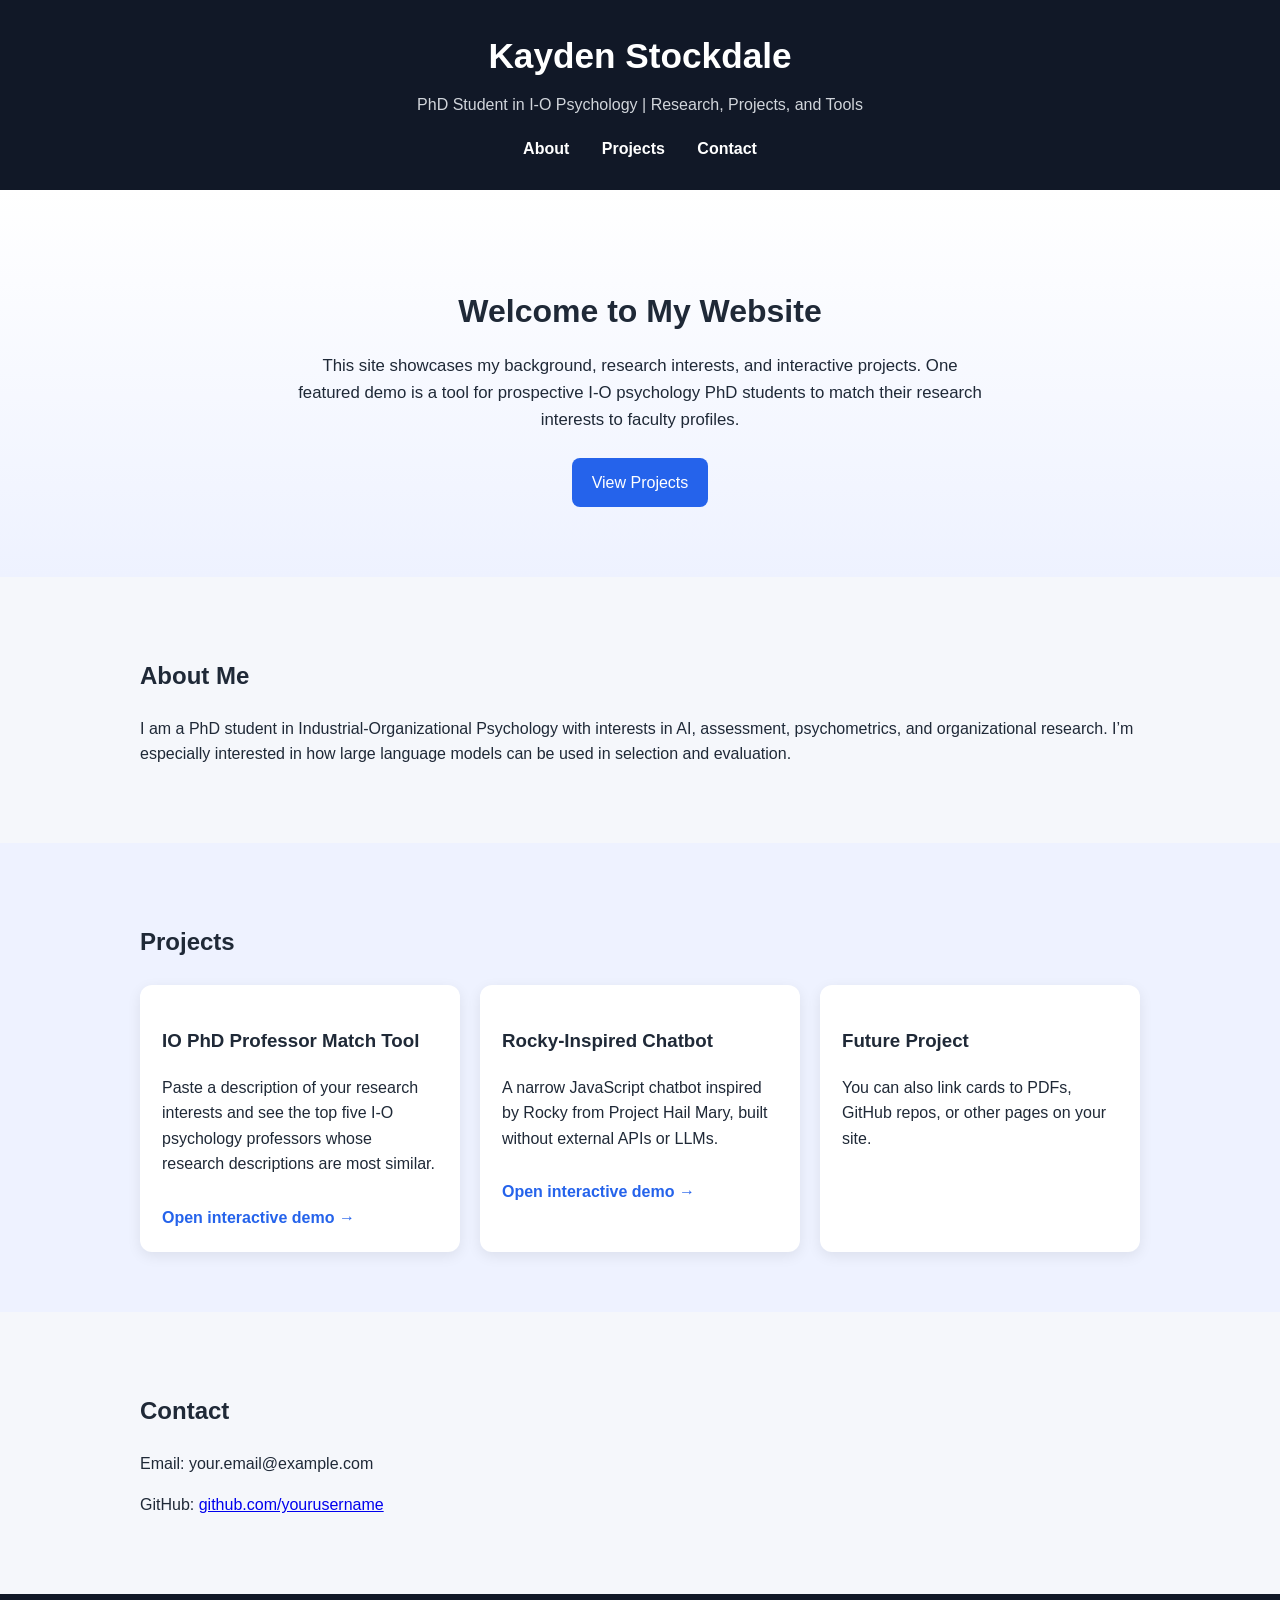
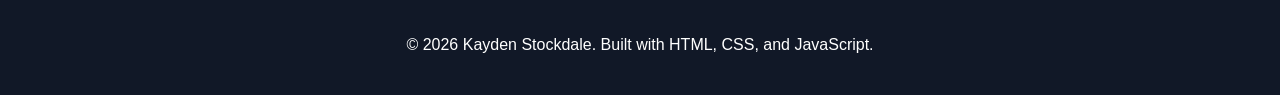
<file: index.html>
<!doctype html>
<html lang="en">
<head>
  <meta charset="UTF-8">
  <meta name="viewport" content="width=device-width, initial-scale=1.0">
  <title>Kayden Stockdale | Personal Website</title>
  <link rel="stylesheet" href="style.css">
</head>
<body>
  <header class="site-header">
    <div class="container">
      <h1>Kayden Stockdale</h1>
      <p class="tagline">PhD Student in I-O Psychology | Research, Projects, and Tools</p>
      <nav class="nav">
        <a href="#about">About</a>
        <a href="#projects">Projects</a>
        <a href="#contact">Contact</a>
      </nav>
    </div>
  </header>

  <main>
    <section class="hero">
      <div class="container">
        <h2>Welcome to My Website</h2>
        <p>
          This site showcases my background, research interests, and interactive projects.
          One featured demo is a tool for prospective I-O psychology PhD students to match
          their research interests to faculty profiles.
        </p>
        <a class="button" href="#projects">View Projects</a>
      </div>
    </section>

    <section id="about" class="section">
      <div class="container">
        <h2>About Me</h2>
        <p>
          I am a PhD student in Industrial-Organizational Psychology with interests in
          AI, assessment, psychometrics, and organizational research. I’m especially
          interested in how large language models can be used in selection and evaluation.
        </p>
      </div>
    </section>

    <section id="projects" class="section alt-section">
      <div class="container">
        <h2>Projects</h2>
        <div class="project-grid">
    
          <a class="project-card clickable-card" href="prof-matcher.html">
            <h3>IO PhD Professor Match Tool</h3>
            <p>
              Paste a description of your research interests and see the top five
              I-O psychology professors whose research descriptions are most similar.
            </p>
            <span class="project-link-text">Open interactive demo →</span>
          </a>
    
          <a class="project-card clickable-card" href="rocky-bot.html">
            <h3>Rocky-Inspired Chatbot</h3>
            <p>
              A narrow JavaScript chatbot inspired by Rocky from Project Hail Mary,
              built without external APIs or LLMs.
            </p>
            <span class="project-link-text">Open interactive demo →</span>
          </a>
    
          <div class="project-card">
            <h3>Future Project</h3>
            <p>
              You can also link cards to PDFs, GitHub repos, or other pages on your site.
            </p>
          </div>
    
        </div>
      </div>
    </section>

    <section id="contact" class="section">
      <div class="container">
        <h2>Contact</h2>
        <p>Email: your.email@example.com</p>
        <p>GitHub: <a href="https://github.com/yourusername" target="_blank">github.com/yourusername</a></p>
      </div>
    </section>
  </main>

  <footer class="site-footer">
    <div class="container">
      <p>© 2026 Kayden Stockdale. Built with HTML, CSS, and JavaScript.</p>
    </div>
  </footer>
</body>
</html>
</file>
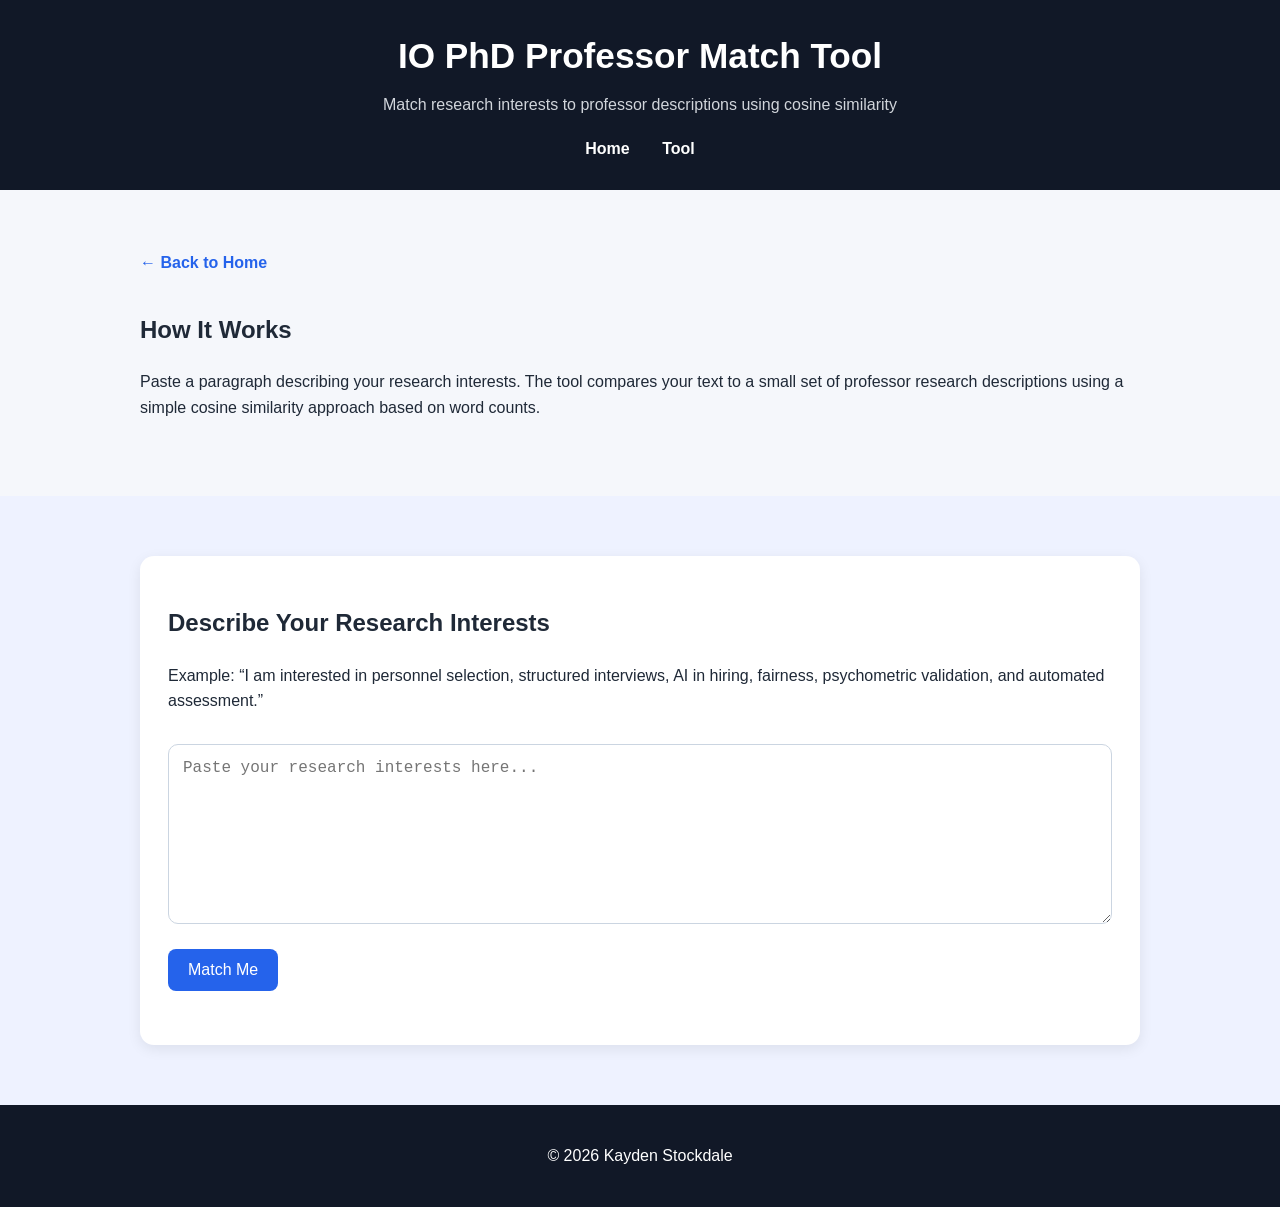
<file: prof-matcher.html>
<!doctype html>
<html lang="en">
<head>
  <meta charset="UTF-8">
  <meta name="viewport" content="width=device-width, initial-scale=1.0">
  <title>IO PhD Professor Match Tool</title>
  <link rel="stylesheet" href="style.css">
</head>
<body>
  <header class="site-header">
    <div class="container">
      <h1>IO PhD Professor Match Tool</h1>
      <p class="tagline">Match research interests to professor descriptions using cosine similarity</p>
      <nav class="nav">
        <a href="index.html">Home</a>
        <a href="#tool">Tool</a>
      </nav>
    </div>
  </header>

  <main>
    <section class="section">
      <div class="container">
        <a class="back-link" href="index.html">← Back to Home</a>
        <h2>How It Works</h2>
        <p>
          Paste a paragraph describing your research interests. The tool compares your text
          to a small set of professor research descriptions using a simple cosine similarity
          approach based on word counts.
        </p>
      </div>
    </section>

    <section id="tool" class="section alt-section">
      <div class="container">
        <div class="tool-box">
          <h2>Describe Your Research Interests</h2>
          <p>
            Example: “I am interested in personnel selection, structured interviews,
            AI in hiring, fairness, psychometric validation, and automated assessment.”
          </p>

          <textarea id="userInput" placeholder="Paste your research interests here..."></textarea>
          <button class="button" onclick="matchProfessors()">Match Me</button>

          <div id="results" class="results"></div>
        </div>
      </div>
    </section>
  </main>

  <footer class="site-footer">
    <div class="container">
      <p>© 2026 Kayden Stockdale</p>
    </div>
  </footer>

  <script>
    const professors = [
  {
    name: "Louis Hickman",
    university: "Virginia Tech",
    description: "My research focuses on the intersection of technology and work, with an emphasis on applications of machine learning and artificial intelligence to organizational science and practice, such as automatically scored interviews. More broadly, I use computers to measure verbal, paraverbal, and nonverbal behaviors in order to advance our understanding of how interpersonal perceptions form and how cultural, racial, and gender biases function. My current research projects include understanding how first impressions form in professional settings, mitigating algorithmic bias, understanding how biases influence hiring decisions, and using machine learning and artificial intelligence to help individuals with personal and professional development. In my research, I collaborate with scholars in psychology, management, information sciences, and computer science."
  },
  {
    name: "Ivan Hernandez",
    university: "Virginia Tech",
    description: "CORE Lab is dedicated to leveraging computational social science, data analysis, machine learning, and advanced modeling to address real-world challenges. We focus on projects that uplift nonhuman animals, vulnerable populations, and local organizations. Our goal is to empower communities with data-driven insights, support animal initiatives, and foster positive change for those who need it most."
  },
  {
    name: "Charles Calderwood",
    university: "Virginia Tech",
    description: "My research focuses on investigating how employees perceive, react to, and recover from work stress both at home and during the workday. Currently, my research program consists of three major streams of research, comprising the investigation of commuting spillover, work recovery, and employee physical activity. Active research projects include studies targeted at understanding how work stress and recovery processes may differ in less traditional occupational contexts, the implications of off-job reactions to work stress for employee commuting safety, and how employee physical activity influences criteria relevant to performance in job and family life."
  },
  {
    name: "Arturia Melson-Silimon",
    university: "Virginia Tech",
    description: "Arturia Melson-Silimon is an incoming Assistant Professor in the Department of Psychology at Virginia Tech. Her current interests include experiences of underrepresented identities at work, including code-switching and masking neurodivergence at work. Her work also examines navigating stigma at work, identity management, code-switching at work, and workplace stereotyping."
  },
  {
    name: "Ning Hsu",
    university: "Virginia Tech",
    description: "My research focuses on leadership, personality, and gender. In particular, I have focused on female leadership advantage and male leadership advantage, agency and communion, and destructive leadership or abusive supervision. My work broadly centers on personality, leadership, gender, and methods."
  }
];

    function preprocess(text) {
      return text
        .toLowerCase()
        .replace(/[^\w\s]/g, "")
        .split(/\s+/)
        .filter(word => word.length > 2);
    }

    function buildVocabulary(texts) {
      const vocabSet = new Set();
      texts.forEach(text => {
        preprocess(text).forEach(word => vocabSet.add(word));
      });
      return Array.from(vocabSet);
    }

    function vectorize(text, vocab) {
      const words = preprocess(text);
      const counts = {};

      for (const word of words) {
        counts[word] = (counts[word] || 0) + 1;
      }

      return vocab.map(word => counts[word] || 0);
    }

    function cosineSimilarity(vecA, vecB) {
      let dotProduct = 0;
      let normA = 0;
      let normB = 0;

      for (let i = 0; i < vecA.length; i++) {
        dotProduct += vecA[i] * vecB[i];
        normA += vecA[i] * vecA[i];
        normB += vecB[i] * vecB[i];
      }

      if (normA === 0 || normB === 0) {
        return 0;
      }

      return dotProduct / (Math.sqrt(normA) * Math.sqrt(normB));
    }

    function matchProfessors() {
      const userText = document.getElementById("userInput").value.trim();
      const resultsDiv = document.getElementById("results");

      if (!userText) {
        resultsDiv.innerHTML = "<p class='error-text'>Please paste your research interests first.</p>";
        return;
      }

      const allTexts = [userText, ...professors.map(prof => prof.description)];
      const vocabulary = buildVocabulary(allTexts);
      const userVector = vectorize(userText, vocabulary);

      const ranked = professors.map(prof => {
        const profVector = vectorize(prof.description, vocabulary);
        const similarity = cosineSimilarity(userVector, profVector);

        return {
          ...prof,
          similarity
        };
      });

      ranked.sort((a, b) => b.similarity - a.similarity);

      const topFive = ranked.slice(0, 5);

      let html = "<h3>Top Matches</h3>";

      topFive.forEach((prof, index) => {
        html += `
          <div class="result-card">
            <h4>${index + 1}. ${prof.name}</h4>
            <p><strong>University:</strong> ${prof.university}</p>
            <p><strong>Research Description:</strong> ${prof.description}</p>
            <p><strong>Similarity Score:</strong> ${(prof.similarity * 100).toFixed(1)}%</p>
          </div>
        `;
      });

      resultsDiv.innerHTML = html;
    }
  </script>
</body>
</html>
</file>
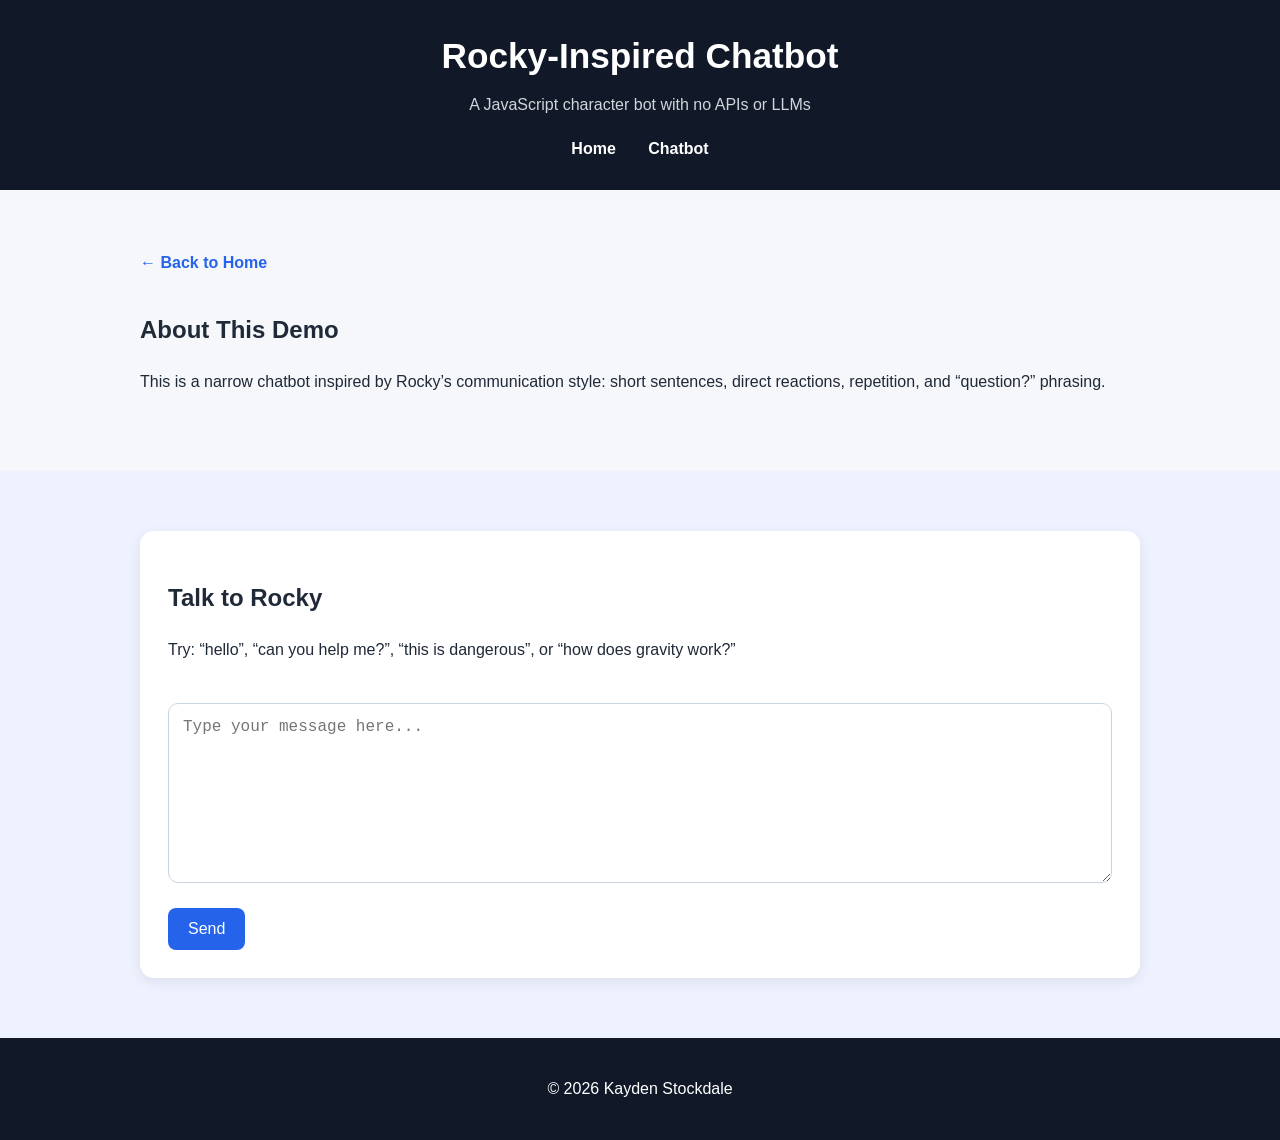
<file: rocky-bot.html>
<!doctype html>
<html lang="en">
<head>
  <meta charset="UTF-8">
  <meta name="viewport" content="width=device-width, initial-scale=1.0">
  <title>Rocky-Inspired Chatbot</title>
  <link rel="stylesheet" href="style.css">
</head>
<body>
  <header class="site-header">
    <div class="container">
      <h1>Rocky-Inspired Chatbot</h1>
      <p class="tagline">A JavaScript character bot with no APIs or LLMs</p>
      <nav class="nav">
        <a href="index.html">Home</a>
        <a href="#chatbot">Chatbot</a>
      </nav>
    </div>
  </header>

  <main>
    <section class="section">
      <div class="container">
        <a class="back-link" href="index.html">← Back to Home</a>
        <h2>About This Demo</h2>
        <p>
          This is a narrow chatbot inspired by Rocky’s communication style:
          short sentences, direct reactions, repetition, and “question?” phrasing.
        </p>
      </div>
    </section>

    <section id="chatbot" class="section alt-section">
      <div class="container">
        <div class="tool-box">
          <h2>Talk to Rocky</h2>
          <p>Try: “hello”, “can you help me?”, “this is dangerous”, or “how does gravity work?”</p>

          <div id="chatWindow" class="results"></div>

          <textarea id="userInput" placeholder="Type your message here..."></textarea>
          <button class="button" onclick="sendMessage()">Send</button>
        </div>
      </div>
    </section>
  </main>

  <footer class="site-footer">
    <div class="container">
      <p>© 2026 Kayden Stockdale</p>
    </div>
  </footer>

  <script src="rocky-bot.js"></script>
</body>
</html>
</file>
<file: style.css>
* {
  box-sizing: border-box;
}

body {
  margin: 0;
  font-family: Arial, Helvetica, sans-serif;
  line-height: 1.6;
  background: #f5f7fb;
  color: #1f2937;
}

.container {
  width: 90%;
  max-width: 1000px;
  margin: 0 auto;
}

.site-header {
  background: #111827;
  color: white;
  padding: 28px 0;
  text-align: center;
}

.site-header h1 {
  margin: 0 0 8px 0;
  font-size: 2.2rem;
}

.tagline {
  margin: 0 0 18px 0;
  color: #d1d5db;
}

.nav {
  margin-top: 10px;
}

.nav a {
  color: white;
  text-decoration: none;
  margin: 0 14px;
  font-weight: bold;
}

.nav a:hover {
  text-decoration: underline;
}

.hero {
  padding: 70px 0;
  text-align: center;
  background: linear-gradient(180deg, #ffffff, #eef2ff);
}

.hero h2 {
  font-size: 2rem;
  margin-bottom: 16px;
}

.hero p {
  max-width: 700px;
  margin: 0 auto 24px auto;
  font-size: 1.05rem;
}

.section {
  padding: 60px 0;
}

.alt-section {
  background: #eef2ff;
}

.button {
  display: inline-block;
  background: #2563eb;
  color: white;
  border: none;
  padding: 12px 20px;
  border-radius: 8px;
  text-decoration: none;
  font-size: 1rem;
  cursor: pointer;
}

.button:hover {
  background: #1d4ed8;
}

.project-grid {
  display: grid;
  grid-template-columns: repeat(auto-fit, minmax(260px, 1fr));
  gap: 20px;
  margin-top: 24px;
}

.project-card {
  background: white;
  padding: 22px;
  border-radius: 12px;
  box-shadow: 0 4px 14px rgba(0, 0, 0, 0.08);
}

.clickable-card {
  text-decoration: none;
  color: inherit;
  transition: transform 0.18s ease, box-shadow 0.18s ease;
}

.clickable-card:hover {
  transform: translateY(-4px);
  box-shadow: 0 8px 18px rgba(0, 0, 0, 0.14);
}

.project-link-text {
  display: inline-block;
  margin-top: 12px;
  color: #2563eb;
  font-weight: bold;
}

.site-footer {
  background: #111827;
  color: white;
  text-align: center;
  padding: 22px 0;
}

.tool-box {
  background: white;
  padding: 28px;
  border-radius: 14px;
  box-shadow: 0 4px 14px rgba(0, 0, 0, 0.08);
}

textarea {
  width: 100%;
  min-height: 180px;
  padding: 14px;
  margin: 14px 0 18px 0;
  font-size: 1rem;
  border: 1px solid #cbd5e1;
  border-radius: 10px;
  resize: vertical;
}

.results {
  margin-top: 26px;
}

.result-card {
  background: #f8fafc;
  border-left: 5px solid #2563eb;
  padding: 16px;
  margin-top: 16px;
  border-radius: 10px;
}

.back-link {
  display: inline-block;
  margin-bottom: 16px;
  color: #2563eb;
  text-decoration: none;
  font-weight: bold;
}

.back-link:hover {
  text-decoration: underline;
}

.error-text {
  color: #b91c1c;
  font-weight: bold;
}
</file>
